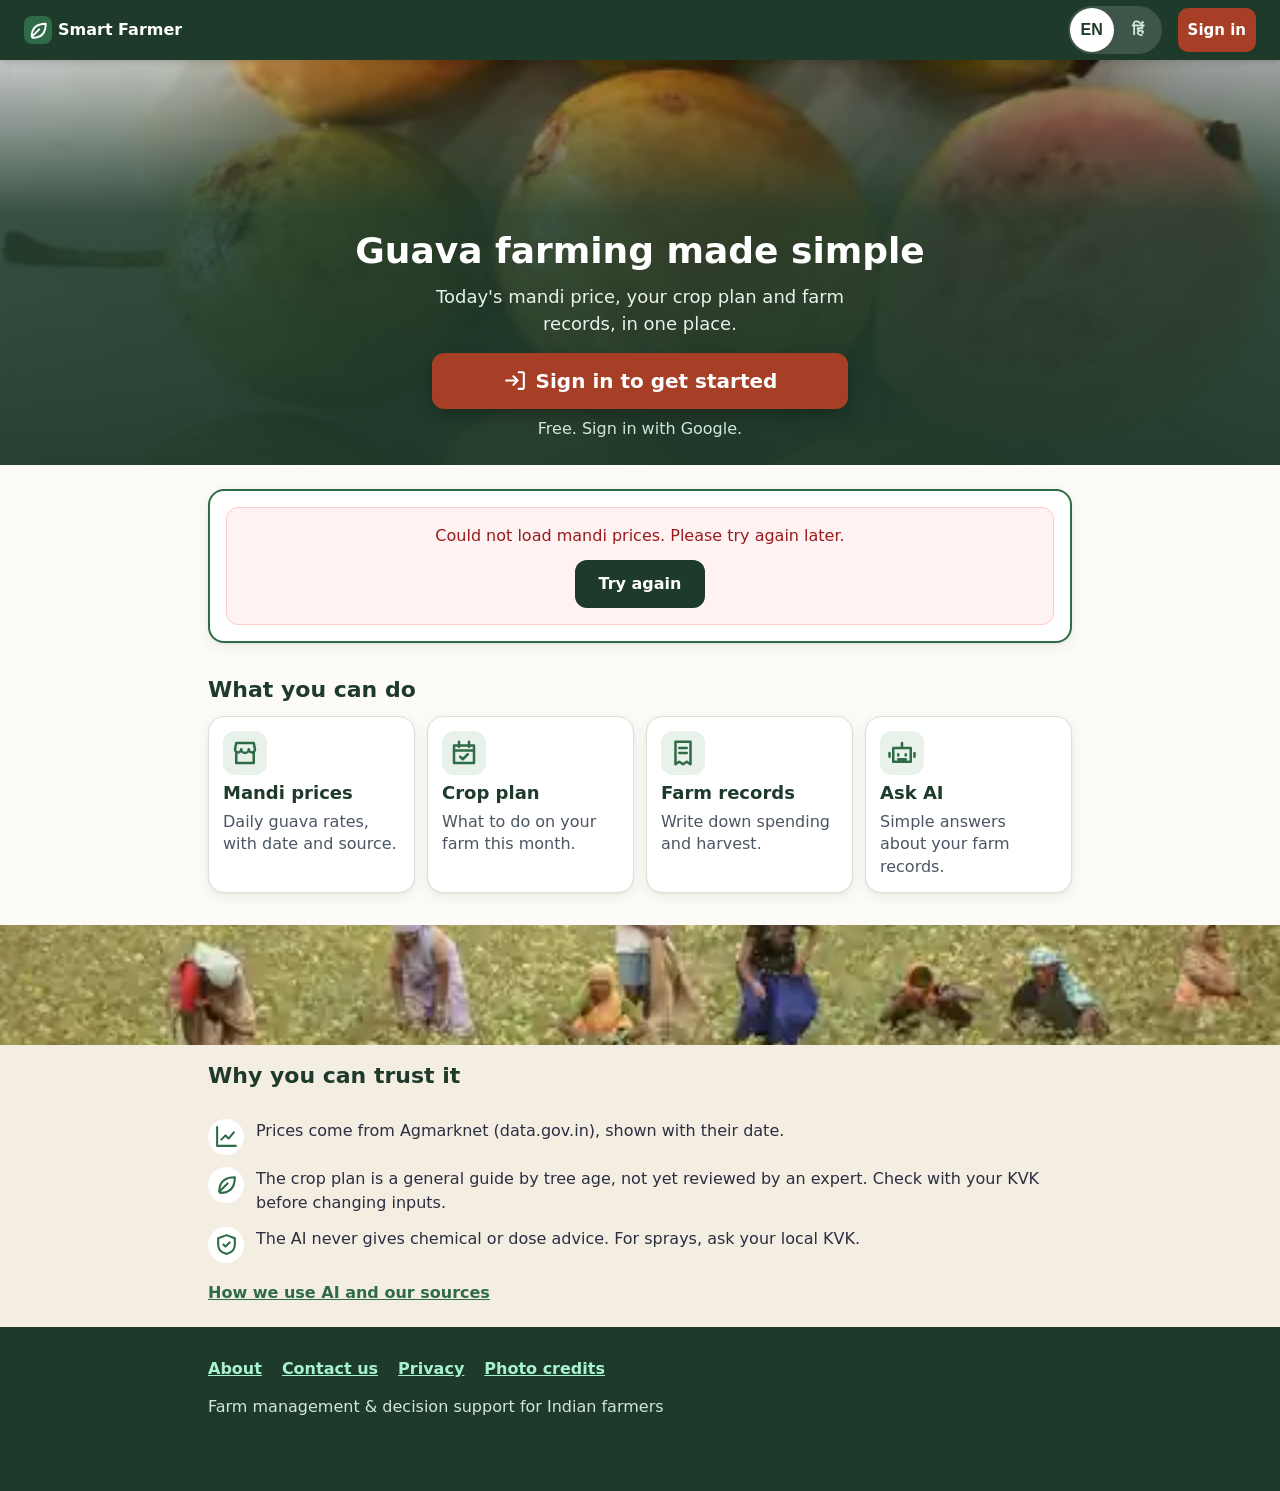
<file: index.html>
<!DOCTYPE html>
<html lang="en">
<head>
  <meta charset="UTF-8">
  <meta name="viewport" content="width=device-width, initial-scale=1, viewport-fit=cover">
  <link rel="preconnect" href="https://guava-8wc7.onrender.com" crossorigin>
  <link rel="preload" as="image" href="images/hero-480.webp" type="image/webp" fetchpriority="high">
  <title>Smart Farmer — Guava prices, crop plan and farm records</title>
  <meta name="description" content="Smart Farmer for Indian guava farmers: latest mandi price from Agmarknet, a monthly crop plan and simple farm records. Hindi and English.">
  <link rel="stylesheet" href="css/topbar.css">
  <link rel="stylesheet" href="css/home.css">
</head>
<body>

  <header class="sf-topbar">
    <a class="sf-topbar__brand" href="index.html" aria-label="Smart Farmer">
      <span class="sf-topbar__logo sf-icon" data-icon="leaf" aria-hidden="true"></span>
      <span>Smart Farmer</span>
    </a>
    <div class="sf-topbar__lang" role="group" data-i18n-aria-label="home.lang.label" aria-label="Language">
      <button type="button" id="lang-en" class="lang-pill lang-active" lang="en" aria-pressed="true">EN</button>
      <button type="button" id="lang-hi" class="lang-pill" lang="hi" aria-pressed="false">हिं</button>
    </div>
    <a class="sf-topbar__cta" href="login.html" data-i18n="home.header.signin">Sign in</a>
  </header>

  <main>
    <!-- Hero: real guava photo, one line, one big button -->
    <section class="h-hero">
      <div class="h-hero__img"><picture><source type="image/webp" srcset="images/hero-480.webp"><img src="images/hero-480.jpg" width="480" height="360" alt="" data-i18n-alt="img.hero.alt" fetchpriority="high" decoding="async"></picture></div>
      <div class="h-hero__body">
        <h1 data-i18n="home.hero.title">Guava farming made simple</h1>
        <p data-i18n="home.hero.sub">Today's mandi price, your crop plan and farm records, in one place.</p>
        <a class="h-btn" href="login.html"><span class="sf-icon" data-icon="login" aria-hidden="true"></span><span data-i18n="home.hero.cta">Sign in to get started</span></a>
        <p class="h-hero__free" data-i18n="home.hero.free">Free. Sign in with Google.</p>
      </div>
    </section>

    <!-- Latest guava price + mandi bars (real data from Agmarknet, with date and source) -->
    <section class="h-sec" id="prices">
      <div class="h-wrap">
        <div id="mandi-hero" class="price-hero" aria-live="polite" data-state="loading"></div>
        <div id="mandi-chart" class="h-card h-chart"></div>
        <details id="mandi-all" class="h-card h-more hidden">
          <summary data-i18n="home.all.summary">All mandis: modal, min and max</summary>
          <div data-list></div>
        </details>
      </div>
    </section>

    <!-- Benefits -->
    <section class="h-sec">
      <div class="h-wrap">
        <h2 class="h-h2" data-i18n="home.benefits.title">What you can do</h2>
        <div class="h-tiles">
          <a class="h-tile" href="login.html"><span class="h-tile__icon sf-icon" data-icon="market" aria-hidden="true"></span><h3 data-i18n="home.benefit.prices.t">Mandi prices</h3><p data-i18n="home.benefit.prices.d">Daily guava rates, with date and source.</p></a>
          <a class="h-tile" href="login.html"><span class="h-tile__icon sf-icon" data-icon="calendar" aria-hidden="true"></span><h3 data-i18n="home.benefit.plan.t">Crop plan</h3><p data-i18n="home.benefit.plan.d">What to do on your farm this month.</p></a>
          <a class="h-tile" href="login.html"><span class="h-tile__icon sf-icon" data-icon="receipt" aria-hidden="true"></span><h3 data-i18n="home.benefit.records.t">Farm records</h3><p data-i18n="home.benefit.records.d">Write down spending and harvest.</p></a>
          <a class="h-tile" href="login.html"><span class="h-tile__icon sf-icon" data-icon="robot" aria-hidden="true"></span><h3 data-i18n="home.benefit.ai.t">Ask AI</h3><p data-i18n="home.benefit.ai.d">Simple answers about your farm records.</p></a>
        </div>
      </div>
    </section>

    <!-- Trust strip -->
    <section class="h-trust">
      <picture><source type="image/webp" srcset="images/farmer-480.webp"><img class="h-trust__photo" src="images/farmer-480.jpg" width="480" height="360" alt="" data-i18n-alt="img.farmer.alt" loading="lazy" decoding="async"></picture>
      <div class="h-wrap">
        <h2 class="h-h2" style="margin-top:16px" data-i18n="home.trust.title">Why you can trust it</h2>
        <ul>
          <li><span class="sf-icon" data-icon="chart" aria-hidden="true"></span><p data-i18n="home.trust.1">Prices come from Agmarknet (data.gov.in), shown with their date.</p></li>
          <li><span class="sf-icon" data-icon="leaf" aria-hidden="true"></span><p data-i18n="home.trust.2">The crop plan is a general guide by tree age, not yet reviewed by an expert. Check with your KVK before changing inputs.</p></li>
          <li><span class="sf-icon" data-icon="shield" aria-hidden="true"></span><p data-i18n="home.trust.3">The AI never gives chemical or dose advice. For sprays, ask your local KVK.</p></li>
        </ul>
        <a class="h-trust__link" href="about.html#ai" data-i18n="home.trust.more">How we use AI and our sources</a>
      </div>
    </section>
  </main>

  <footer class="h-foot">
    <div class="h-wrap">
      <nav aria-label="Footer">
        <a href="about.html" data-i18n="home.footer.about">About</a>
        <a href="about.html#contact" data-i18n="home.footer.contact">Contact us</a>
        <a href="privacy.html" data-i18n="home.footer.privacy">Privacy</a>
        <a href="privacy.html#credits" data-i18n="home.footer.credits">Photo credits</a>
      </nav>
      <p data-i18n="home.footer.tagline">Farm management &amp; decision support for Indian farmers</p>
    </div>
  </footer>

  <script type="module" src="js/home.js"></script>
  <script type="module" src="js/icons.js"></script>
  <script type="module" src="js/sw-register.js"></script>
</body>
</html>
</file>
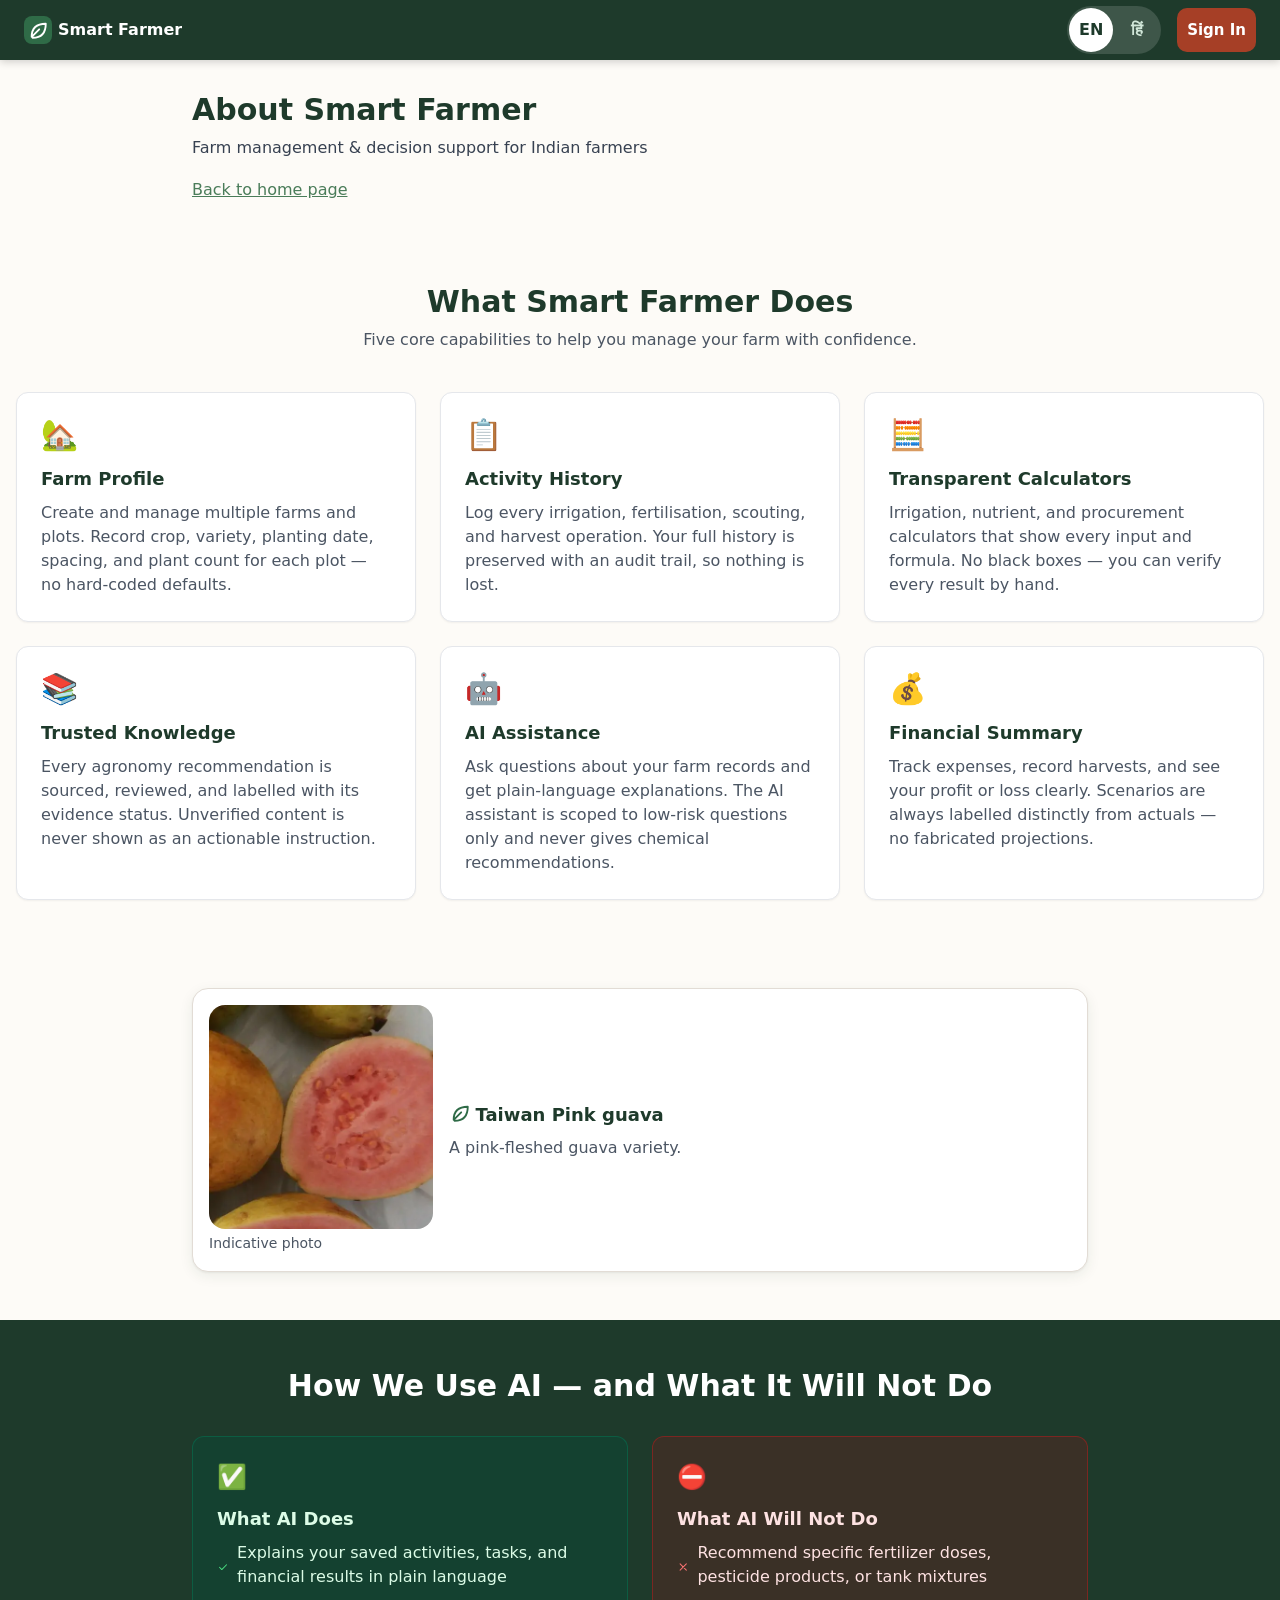
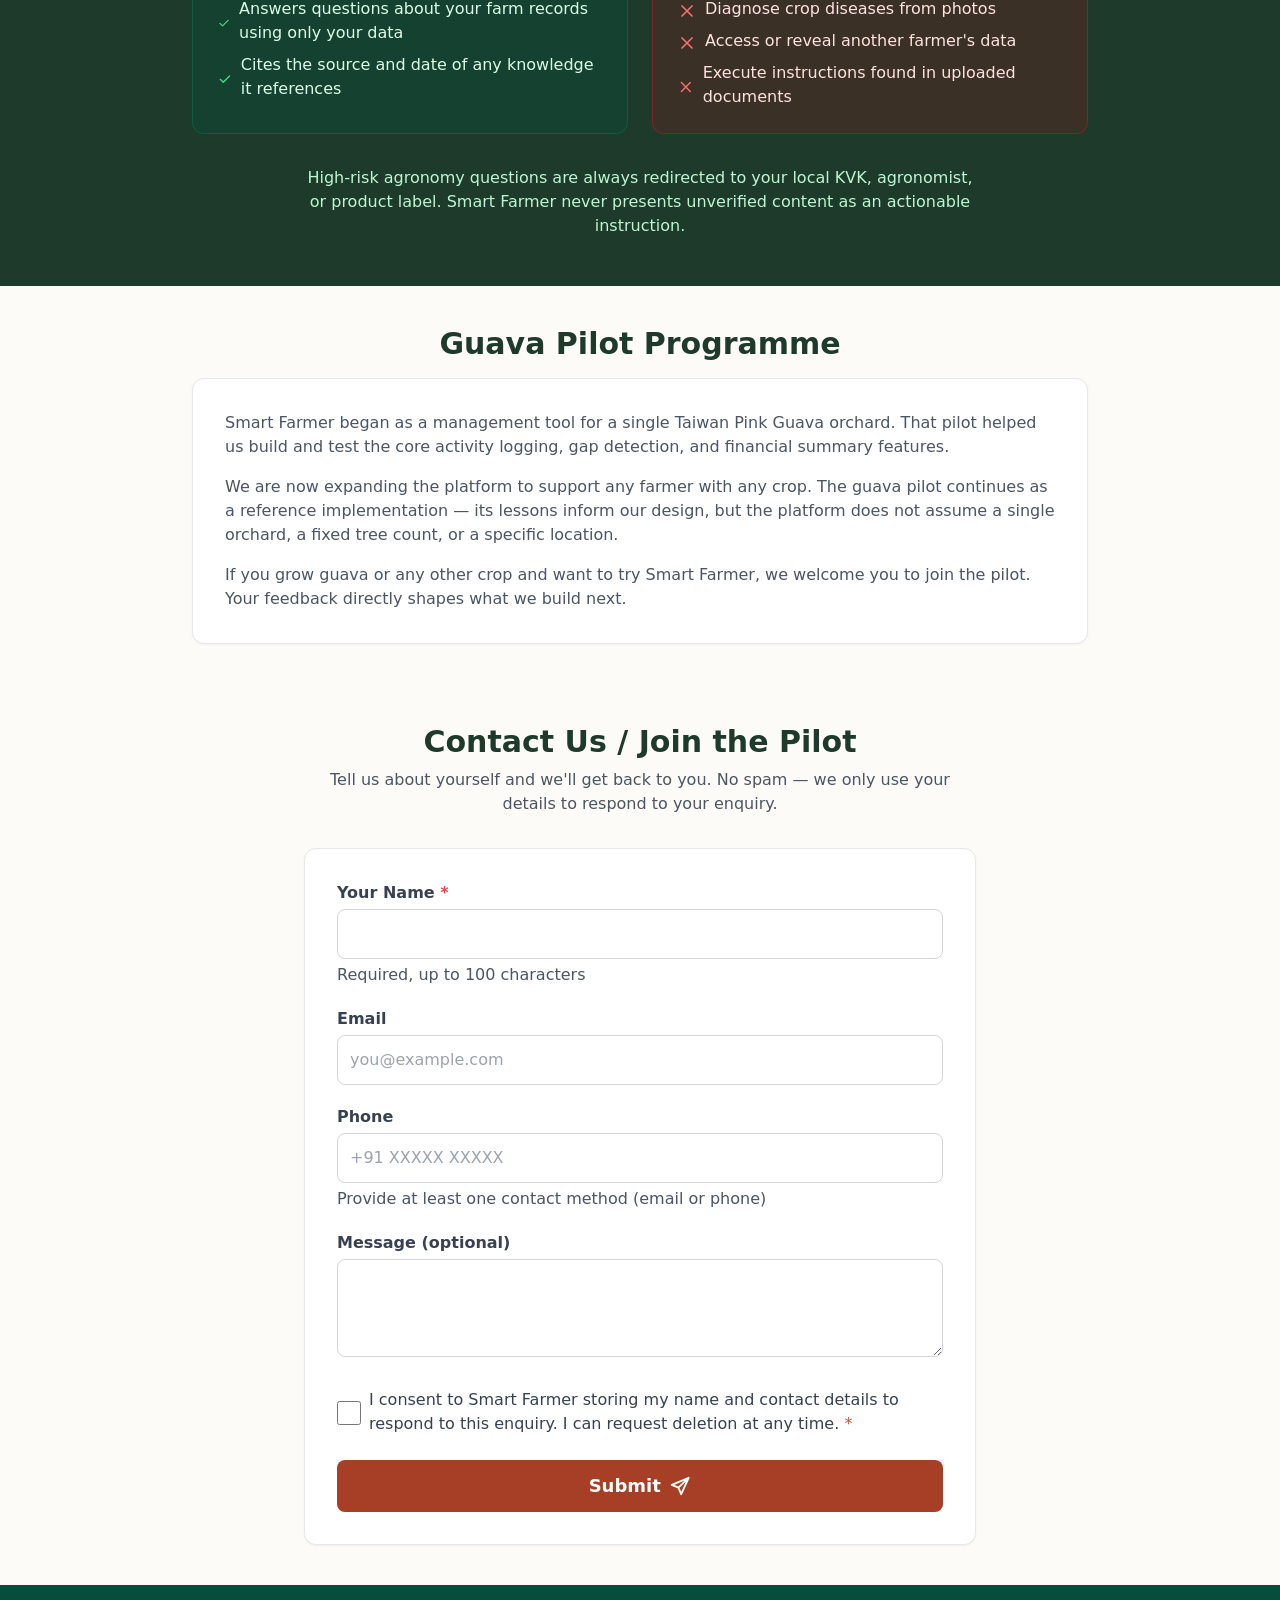
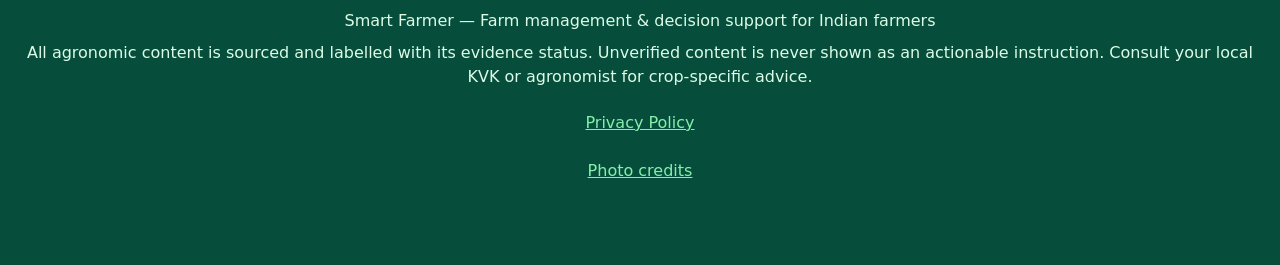
<file: about.html>
<!DOCTYPE html>
<html lang="en">
<head>
  <meta charset="UTF-8">
  <meta name="viewport" content="width=device-width, initial-scale=1, viewport-fit=cover">
  <title>About Smart Farmer — features, AI policy, pilot and contact</title>
  <meta name="description" content="What Smart Farmer does, how it uses AI and what the AI will not do, the guava pilot programme, and how to contact us.">
  <link rel="stylesheet" href="css/tailwind.css">
  <link rel="stylesheet" href="css/style.css">
  <link rel="stylesheet" href="css/topbar.css">
</head>
<body class="min-h-screen bg-brand-bg">

  <header class="sf-topbar">
    <a class="sf-topbar__brand" href="index.html" aria-label="Smart Farmer">
      <span class="sf-topbar__logo sf-icon" data-icon="leaf" aria-hidden="true"></span>
      <span>Smart Farmer</span>
    </a>
    <div class="sf-topbar__lang" role="group" data-i18n-aria-label="home.lang.label" aria-label="Language">
      <button type="button" id="lang-en" class="lang-pill lang-active" lang="en">EN</button>
      <button type="button" id="lang-hi" class="lang-pill" lang="hi">हिं</button>
    </div>
    <a class="sf-topbar__cta" href="login.html" data-i18n="home.header.signin">Sign In</a>
  </header>

  <main>
    <section class="py-8 px-4">
      <div class="max-w-4xl mx-auto">
        <h1 class="text-2xl sm:text-3xl font-bold text-brand-primary mb-2"><span data-i18n="about.title">About Smart Farmer</span></h1>
        <p class="text-gray-700"><span data-i18n="home.header.tagline">Farm management &amp; decision support for Indian farmers</span></p>
        <p class="mt-2"><a href="index.html" class="inline-flex items-center min-h-[44px] text-brand-secondary underline" data-i18n="about.back">Back to home page</a></p>
      </div>
    </section>

<section id="product" class="py-10 px-4">
      <div class="max-w-7xl mx-auto">
        <h2 class="text-2xl sm:text-3xl font-bold text-brand-primary mb-2 text-center">
          <span data-i18n="home.product.heading">What Smart Farmer Does</span>
        </h2>
        <p class="text-gray-600 text-center mb-10 max-w-2xl mx-auto">
          <span data-i18n="home.product.intro">Five core capabilities to help you manage your farm with confidence.</span>
        </p>
        <div class="grid grid-cols-1 sm:grid-cols-2 lg:grid-cols-3 gap-6">

          <!-- Farm Profile -->
          <div class="bg-white border border-gray-200 rounded-xl p-6 shadow-sm">
            <div class="text-3xl mb-3">🏡</div>
            <h3 class="text-lg font-bold text-brand-primary mb-2">
              <span data-i18n="home.product.farmProfile.title">Farm Profile</span>
            </h3>
            <p class="text-sm text-gray-600">
              <span data-i18n="home.product.farmProfile.desc">Create and manage multiple farms and plots. Record crop, variety, planting date, spacing, and plant count for each plot — no hard-coded defaults.</span>
            </p>
          </div>

          <!-- Activity History -->
          <div class="bg-white border border-gray-200 rounded-xl p-6 shadow-sm">
            <div class="text-3xl mb-3">📋</div>
            <h3 class="text-lg font-bold text-brand-primary mb-2">
              <span data-i18n="home.product.activityHistory.title">Activity History</span>
            </h3>
            <p class="text-sm text-gray-600">
              <span data-i18n="home.product.activityHistory.desc">Log every irrigation, fertilisation, scouting, and harvest operation. Your full history is preserved with an audit trail, so nothing is lost.</span>
            </p>
          </div>

          <!-- Calculators -->
          <div class="bg-white border border-gray-200 rounded-xl p-6 shadow-sm">
            <div class="text-3xl mb-3">🧮</div>
            <h3 class="text-lg font-bold text-brand-primary mb-2">
              <span data-i18n="home.product.calculators.title">Transparent Calculators</span>
            </h3>
            <p class="text-sm text-gray-600">
              <span data-i18n="home.product.calculators.desc">Irrigation, nutrient, and procurement calculators that show every input and formula. No black boxes — you can verify every result by hand.</span>
            </p>
          </div>

          <!-- Trusted Knowledge -->
          <div class="bg-white border border-gray-200 rounded-xl p-6 shadow-sm">
            <div class="text-3xl mb-3">📚</div>
            <h3 class="text-lg font-bold text-brand-primary mb-2">
              <span data-i18n="home.product.trustedKnowledge.title">Trusted Knowledge</span>
            </h3>
            <p class="text-sm text-gray-600">
              <span data-i18n="home.product.trustedKnowledge.desc">Every agronomy recommendation is sourced, reviewed, and labelled with its evidence status. Unverified content is never shown as an actionable instruction.</span>
            </p>
          </div>

          <!-- AI Assistance -->
          <div class="bg-white border border-gray-200 rounded-xl p-6 shadow-sm">
            <div class="text-3xl mb-3">🤖</div>
            <h3 class="text-lg font-bold text-brand-primary mb-2">
              <span data-i18n="home.product.aiAssistance.title">AI Assistance</span>
            </h3>
            <p class="text-sm text-gray-600">
              <span data-i18n="home.product.aiAssistance.desc">Ask questions about your farm records and get plain-language explanations. The AI assistant is scoped to low-risk questions only and never gives chemical recommendations.</span>
            </p>
          </div>

          <!-- Financial Summary -->
          <div class="bg-white border border-gray-200 rounded-xl p-6 shadow-sm">
            <div class="text-3xl mb-3">💰</div>
            <h3 class="text-lg font-bold text-brand-primary mb-2">
              <span data-i18n="home.product.financials.title">Financial Summary</span>
            </h3>
            <p class="text-sm text-gray-600">
              <span data-i18n="home.product.financials.desc">Track expenses, record harvests, and see your profit or loss clearly. Scenarios are always labelled distinctly from actuals — no fabricated projections.</span>
            </p>
          </div>

        </div>
      </div>
    </section>
<section id="variety" class="py-12 px-4">
      <div class="max-w-4xl mx-auto">
        <div class="sf-card flex flex-col sm:flex-row gap-4 items-center">
          <div class="w-full sm:w-56 flex-none"><picture><source type="image/webp" srcset="images/guava-pink-480.webp 480w, images/guava-pink-960.webp 960w" sizes="(min-width: 640px) 224px, 100vw"><img src="images/guava-pink-480.jpg" width="480" height="480" alt="" data-i18n-alt="img.pink.alt" loading="lazy" decoding="async" class="sf-photo"></picture>
            <span class="sf-indicative" data-i18n="img.indicative">Indicative photo</span>
          </div>
          <div>
            <h2 class="sf-card__title"><span class="sf-icon text-brand-leaf mr-1" data-icon="leaf" aria-hidden="true"></span><span data-i18n="variety.title">Taiwan Pink guava</span></h2>
            <p class="mt-2 text-brand-muted" data-i18n="variety.desc">A pink-fleshed guava variety.</p>
          </div>
        </div>
      </div>
    </section>
<section id="ai" class="bg-brand-primary text-white py-12 px-4">
      <div class="max-w-4xl mx-auto">
        <h2 class="text-2xl sm:text-3xl font-bold mb-4 text-center">
          <span data-i18n="home.trust.heading">How We Use AI — and What It Will Not Do</span>
        </h2>
        <div class="grid grid-cols-1 sm:grid-cols-2 gap-6 mt-8">

          <div class="bg-emerald-900/40 rounded-xl p-6 border border-emerald-700/50">
            <div class="text-2xl mb-3">✅</div>
            <h3 class="text-lg font-bold text-green-100 mb-2">
              <span data-i18n="home.trust.does.title">What AI Does</span>
            </h3>
            <ul class="space-y-2 text-sm text-green-100">
              <li class="flex gap-2"><span class="sf-icon text-green-400 mt-1" data-icon="check" aria-hidden="true"></span><span data-i18n="home.trust.does.1">Explains your saved activities, tasks, and financial results in plain language</span></li>
              <li class="flex gap-2"><span class="sf-icon text-green-400 mt-1" data-icon="check" aria-hidden="true"></span><span data-i18n="home.trust.does.2">Answers questions about your farm records using only your data</span></li>
              <li class="flex gap-2"><span class="sf-icon text-green-400 mt-1" data-icon="check" aria-hidden="true"></span><span data-i18n="home.trust.does.3">Cites the source and date of any knowledge it references</span></li>
            </ul>
          </div>

          <div class="bg-red-900/30 rounded-xl p-6 border border-red-700/50">
            <div class="text-2xl mb-3">⛔</div>
            <h3 class="text-lg font-bold text-red-100 mb-2">
              <span data-i18n="home.trust.doesNot.title">What AI Will Not Do</span>
            </h3>
            <ul class="space-y-2 text-sm text-red-100">
              <li class="flex gap-2"><span class="sf-icon text-red-400 mt-1" data-icon="x" aria-hidden="true"></span><span data-i18n="home.trust.doesNot.1">Recommend specific fertilizer doses, pesticide products, or tank mixtures</span></li>
              <li class="flex gap-2"><span class="sf-icon text-red-400 mt-1" data-icon="x" aria-hidden="true"></span><span data-i18n="home.trust.doesNot.2">Diagnose crop diseases from photos</span></li>
              <li class="flex gap-2"><span class="sf-icon text-red-400 mt-1" data-icon="x" aria-hidden="true"></span><span data-i18n="home.trust.doesNot.3">Access or reveal another farmer's data</span></li>
              <li class="flex gap-2"><span class="sf-icon text-red-400 mt-1" data-icon="x" aria-hidden="true"></span><span data-i18n="home.trust.doesNot.4">Execute instructions found in uploaded documents</span></li>
            </ul>
          </div>

        </div>
        <p class="text-center text-green-200 text-sm mt-8 max-w-2xl mx-auto">
          <span data-i18n="home.trust.note">High-risk agronomy questions are always redirected to your local KVK, agronomist, or product label. Smart Farmer never presents unverified content as an actionable instruction.</span>
        </p>
      </div>
    </section>
<section class="py-10 px-4">
      <div class="max-w-4xl mx-auto">
        <h2 class="text-2xl sm:text-3xl font-bold text-brand-primary mb-4 text-center">
          <span data-i18n="home.pilot.heading">Guava Pilot Programme</span>
        </h2>
        <div class="bg-white border border-gray-200 rounded-xl p-6 sm:p-8 shadow-sm">
          <p class="text-gray-600 mb-4">
            <span data-i18n="home.pilot.p1">Smart Farmer began as a management tool for a single Taiwan Pink Guava orchard. That pilot helped us build and test the core activity logging, gap detection, and financial summary features.</span>
          </p>
          <p class="text-gray-600 mb-4">
            <span data-i18n="home.pilot.p2">We are now expanding the platform to support any farmer with any crop. The guava pilot continues as a reference implementation — its lessons inform our design, but the platform does not assume a single orchard, a fixed tree count, or a specific location.</span>
          </p>
          <p class="text-gray-600">
            <span data-i18n="home.pilot.p3">If you grow guava or any other crop and want to try Smart Farmer, we welcome you to join the pilot. Your feedback directly shapes what we build next.</span>
          </p>
        </div>
      </div>
    </section>
<section id="contact" class="py-10 px-4">
      <div class="max-w-2xl mx-auto">
        <h2 class="text-2xl sm:text-3xl font-bold text-brand-primary mb-2 text-center">
          <span data-i18n="home.contact.heading">Contact Us / Join the Pilot</span>
        </h2>
        <p class="text-gray-600 text-center mb-8">
          <span data-i18n="home.contact.intro">Tell us about yourself and we'll get back to you. No spam — we only use your details to respond to your enquiry.</span>
        </p>

        <form id="contact-form" novalidate class="bg-white border border-gray-200 rounded-xl p-6 sm:p-8 shadow-sm space-y-5">

          <!-- Name -->
          <div>
            <label for="contact-name" class="block text-sm font-semibold text-gray-700 mb-1">
              <span data-i18n="home.contact.name.label">Your Name</span> <span class="text-red-500">*</span>
            </label>
            <input
              type="text"
              id="contact-name"
              name="name"
              autocomplete="name"
              maxlength="100"
              required
              class="w-full border border-gray-300 rounded-lg p-3 min-h-[44px] text-base focus:outline-none focus:ring-2 focus:ring-brand-secondary"
              placeholder=""
            >
            <p class="text-sm text-gray-600 mt-1"><span data-i18n="home.contact.name.hint">Required, up to 100 characters</span></p>
          </div>

          <!-- Contact method: Email -->
          <div>
            <label for="contact-email" class="block text-sm font-semibold text-gray-700 mb-1">
              <span data-i18n="home.contact.email.label">Email</span>
            </label>
            <input
              type="email"
              id="contact-email"
              autocomplete="email"
              inputmode="email"
              name="email"
              class="w-full border border-gray-300 rounded-lg p-3 min-h-[44px] text-base focus:outline-none focus:ring-2 focus:ring-brand-secondary"
              placeholder="you@example.com"
            >
          </div>

          <!-- Contact method: Phone -->
          <div>
            <label for="contact-phone" class="block text-sm font-semibold text-gray-700 mb-1">
              <span data-i18n="home.contact.phone.label">Phone</span>
            </label>
            <input
              type="tel"
              id="contact-phone"
              autocomplete="tel"
              name="phone"
              class="w-full border border-gray-300 rounded-lg p-3 min-h-[44px] text-base focus:outline-none focus:ring-2 focus:ring-brand-secondary"
              placeholder="+91 XXXXX XXXXX"
            >
            <p class="text-sm text-gray-600 mt-1"><span data-i18n="home.contact.method.hint">Provide at least one contact method (email or phone)</span></p>
          </div>

          <!-- Message (optional) -->
          <div>
            <label for="contact-message" class="block text-sm font-semibold text-gray-700 mb-1">
              <span data-i18n="home.contact.message.label">Message (optional)</span>
            </label>
            <textarea
              id="contact-message"
              name="message"
              rows="3"
              class="w-full border border-gray-300 rounded-lg p-3 min-h-[44px] text-base focus:outline-none focus:ring-2 focus:ring-brand-secondary resize-y"
            ></textarea>
          </div>

          <!-- Consent checkbox: the whole label is the tap target -->
          <div>
            <label for="contact-consent" class="tap-label text-sm text-gray-700">
              <input
                type="checkbox"
                id="contact-consent"
                name="consent"
                required
                class="accent-brand-secondary cursor-pointer"
              >
              <span><span data-i18n="home.contact.consent.label">I consent to Smart Farmer storing my name and contact details to respond to this enquiry. I can request deletion at any time.</span> <span class="text-red-500">*</span></span>
            </label>
          </div>
          <!-- Submit button -->
          <button
            type="submit"
            id="contact-submit"
            class="w-full bg-brand-accentdark text-white font-semibold px-6 py-3 rounded-lg
                   hover:opacity-90 transition text-lg flex items-center justify-center gap-2"
          >
            <span data-i18n="home.contact.submit">Submit</span>
            <span class="sf-icon" data-icon="send" aria-hidden="true"></span>
          </button>

          <!-- Success message (hidden until needed) -->
          <div id="contact-success" class="hidden bg-emerald-50 border border-emerald-300 rounded-lg p-4 text-center">
            <span class="sf-icon text-emerald-600 text-xl" data-icon="checkCircle" aria-hidden="true"></span>
            <p class="text-emerald-800 font-semibold mt-2">
              <span data-i18n="home.contact.success">Thank you! We'll be in touch soon.</span>
            </p>
          </div>

          <!-- Error message (hidden until needed) -->
          <div id="contact-error" class="hidden bg-red-50 border border-red-300 rounded-lg p-4 text-center" role="alert">
            <span class="sf-icon text-red-600 text-xl" data-icon="alert" aria-hidden="true"></span>
            <p id="contact-error-msg" class="text-red-800 font-semibold mt-2">
              <span data-i18n="home.contact.error">Something went wrong. Please try again later.</span>
            </p>
          </div>

          <!-- Validation hint (hidden until needed) -->
          <p id="contact-validation" class="hidden text-base text-red-700 font-semibold text-center" role="alert">
            <span id="contact-validation-text" data-i18n="home.contact.validation">Please provide your name, at least one contact method, and consent.</span>
          </p>

        </form>
      </div>
    </section>
  </main>

  <footer class="bg-emerald-900 text-green-100 text-sm p-6 text-center" style="padding-bottom: calc(4.5rem + env(safe-area-inset-bottom));">
    <p class="mb-2"><span data-i18n="home.footer.tagline">Smart Farmer — Farm management &amp; decision support for Indian farmers</span></p>
    <p><span data-i18n="home.footer.disclaimer">All agronomic content is sourced and labelled with its evidence status. Unverified content is never shown as an actionable instruction. Consult your local KVK or agronomist for crop-specific advice.</span></p>
    <p class="mt-3"><a href="privacy.html" class="inline-flex items-center min-h-[44px] text-green-300 underline hover:text-green-100"><span data-i18n="home.footer.privacy">Privacy Policy</span></a></p>
    <p class="mt-1"><a href="privacy.html#credits" class="inline-flex items-center min-h-[44px] text-green-300 underline hover:text-green-100"><span data-i18n="home.footer.credits">Photo credits</span></a></p>
  </footer>

  <!-- Language toggle and the contact form -->
  <script type="module" src="js/app.js"></script>
  <script type="module" src="js/icons.js"></script>
  <script type="module" src="js/sw-register.js"></script>
</body>
</html>
</file>
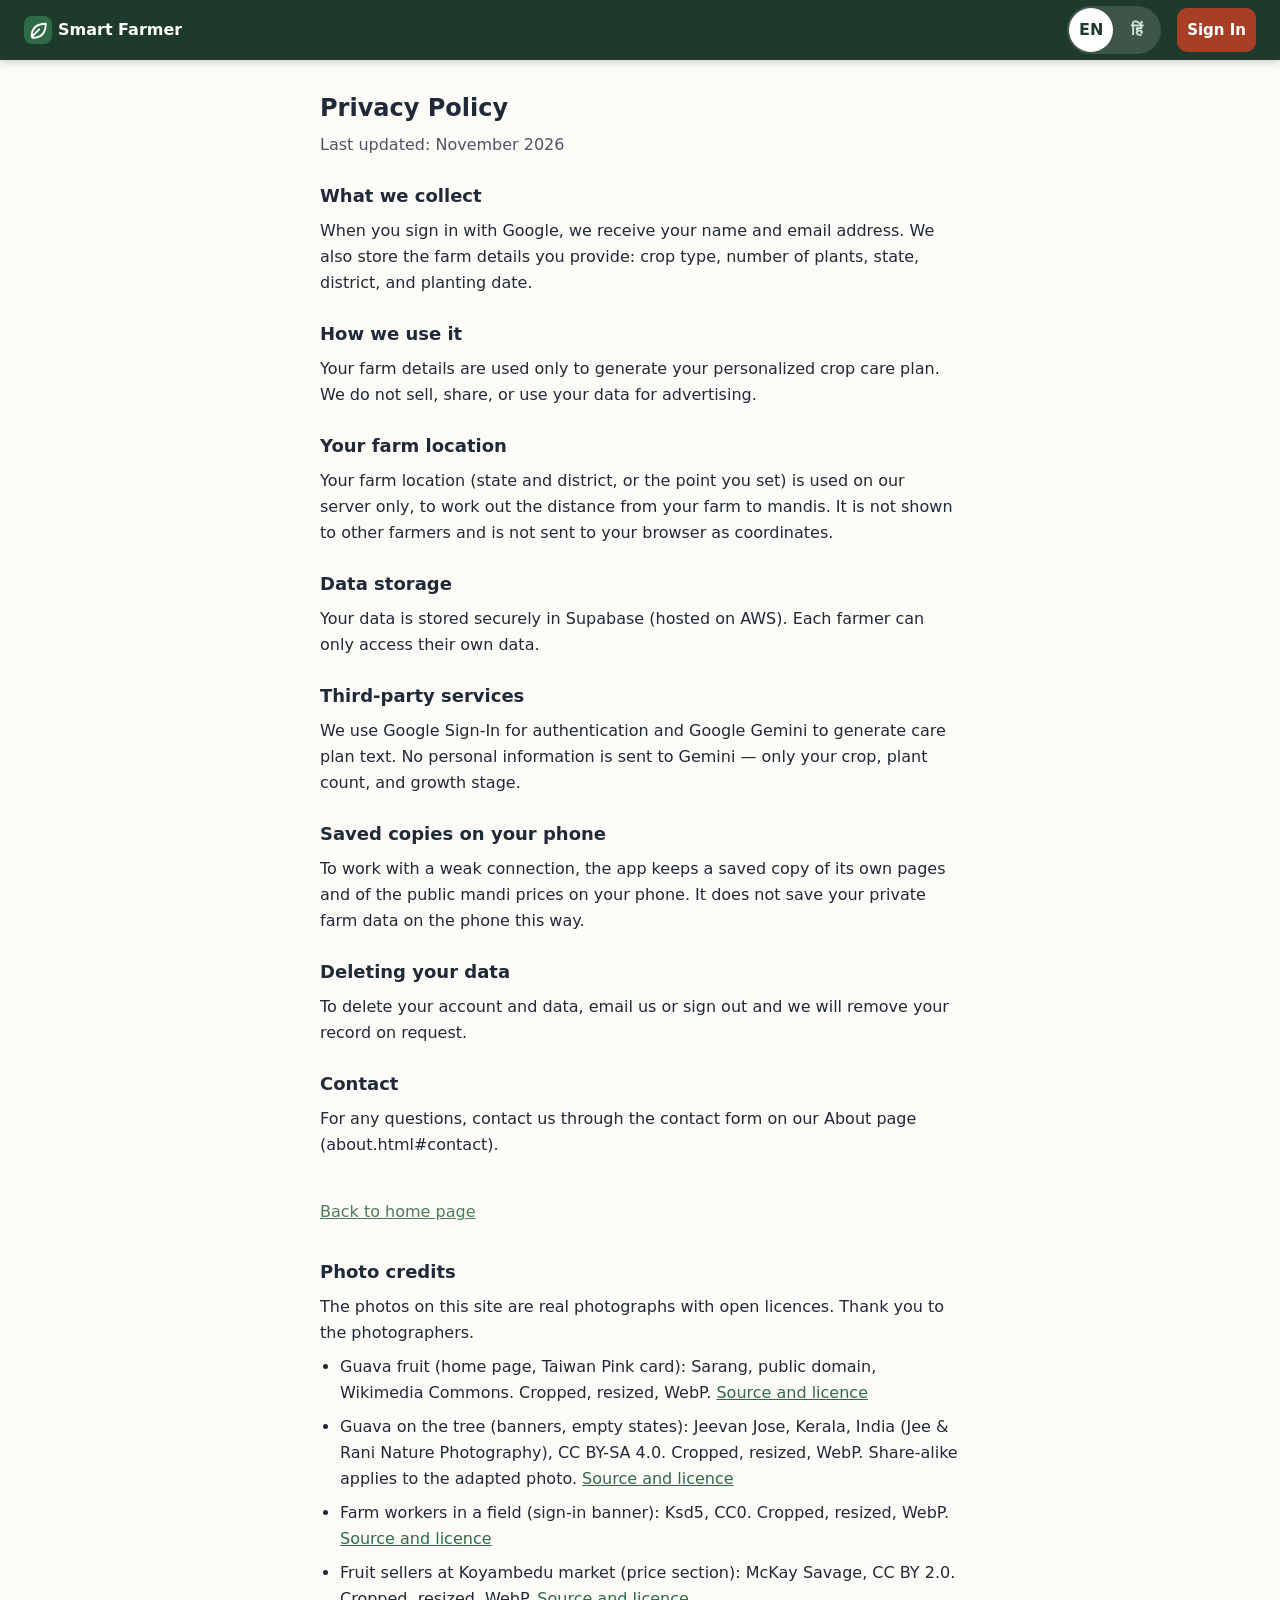
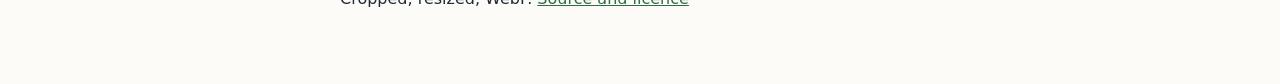
<file: privacy.html>
<!DOCTYPE html>
<html lang="en">
<head>
  <meta charset="UTF-8">
  <meta name="viewport" content="width=device-width, initial-scale=1, viewport-fit=cover">
  <title>Privacy Policy — Smart Farmer</title>
  <link rel="stylesheet" href="css/tailwind.css">
  <link rel="stylesheet" href="css/style.css">
  <link rel="stylesheet" href="css/topbar.css">
</head>
<body class="bg-brand-bg text-gray-800">
  <header class="sf-topbar">
    <a class="sf-topbar__brand" href="index.html" aria-label="Smart Farmer">
      <span class="sf-topbar__logo sf-icon" data-icon="leaf" aria-hidden="true"></span>
      <span>Smart Farmer</span>
    </a>
    <div class="sf-topbar__lang" role="group" data-i18n-aria-label="home.lang.label" aria-label="Language">
      <button type="button" id="lang-en" class="lang-pill lang-active" lang="en">EN</button>
      <button type="button" id="lang-hi" class="lang-pill" lang="hi">हिं</button>
    </div>
    <a class="sf-topbar__cta" href="login.html" data-i18n="home.header.signin">Sign In</a>
  </header>

  <main class="max-w-2xl mx-auto px-4 py-8 text-base leading-relaxed" style="padding-bottom: calc(4.5rem + env(safe-area-inset-bottom));">
    <h1 class="text-2xl font-bold mb-2" data-i18n="privacy.title">Privacy Policy</h1>
    <p class="text-gray-600 mb-6" data-i18n="privacy.updated">Last updated: November 2026</p>

    <section aria-labelledby="p-collect">
      <h2 id="p-collect" class="font-semibold text-lg mt-6 mb-2" data-i18n="privacy.collect.h">What we collect</h2>
      <p data-i18n="privacy.collect.p">When you sign in with Google, we receive your name and email address. We also store the farm details you provide: crop type, number of plants, state, district, and planting date.</p>
    </section>

    <section aria-labelledby="p-use">
      <h2 id="p-use" class="font-semibold text-lg mt-6 mb-2" data-i18n="privacy.use.h">How we use it</h2>
      <p data-i18n="privacy.use.p">Your farm details are used only to generate your personalized crop care plan. We do not sell, share, or use your data for advertising.</p>
    </section>

    <section aria-labelledby="p-location">
      <h2 id="p-location" class="font-semibold text-lg mt-6 mb-2" data-i18n="privacy.location.h">Your farm location</h2>
      <p data-i18n="privacy.location.p">Your farm location (state and district, or the point you set) is used on our server only, to work out the distance from your farm to mandis. It is not shown to other farmers and is not sent to your browser as coordinates.</p>
    </section>

    <section aria-labelledby="p-storage">
      <h2 id="p-storage" class="font-semibold text-lg mt-6 mb-2" data-i18n="privacy.storage.h">Data storage</h2>
      <p data-i18n="privacy.storage.p">Your data is stored securely in Supabase (hosted on AWS). Each farmer can only access their own data.</p>
    </section>

    <section aria-labelledby="p-third">
      <h2 id="p-third" class="font-semibold text-lg mt-6 mb-2" data-i18n="privacy.third.h">Third-party services</h2>
      <p data-i18n="privacy.third.p">We use Google Sign-In for authentication and Google Gemini to generate care plan text. No personal information is sent to Gemini — only your crop, plant count, and growth stage.</p>
    </section>

    <section aria-labelledby="p-offline">
      <h2 id="p-offline" class="font-semibold text-lg mt-6 mb-2" data-i18n="privacy.offline.h">Saved copies on your phone</h2>
      <p data-i18n="privacy.offline.p">To work with a weak connection, the app keeps a saved copy of its own pages and of the public mandi prices on your phone. It does not save your private farm data on the phone this way.</p>
    </section>

    <section aria-labelledby="p-delete">
      <h2 id="p-delete" class="font-semibold text-lg mt-6 mb-2" data-i18n="privacy.delete.h">Deleting your data</h2>
      <p data-i18n="privacy.delete.p">To delete your account and data, email us or sign out and we will remove your record on request.</p>
    </section>

    <section aria-labelledby="p-contact">
      <h2 id="p-contact" class="font-semibold text-lg mt-6 mb-2" data-i18n="privacy.contact.h">Contact</h2>
      <p data-i18n="privacy.contact.p">For any questions, contact us through the contact form on our home page.</p>
    </section>

    <p class="mt-8">
      <a href="index.html" class="inline-flex items-center min-h-[44px] text-brand-secondary underline" data-i18n="privacy.back">Back to home page</a>
    </p>
    <section id="credits" aria-labelledby="p-credits">
      <h2 id="p-credits" class="font-semibold text-lg mt-6 mb-2" data-i18n="privacy.credits.h">Photo credits</h2>
      <p data-i18n="privacy.credits.intro"></p>
      <ul class="list-disc pl-5 mt-2 space-y-2">
      <li><span data-i18n="privacy.credits.hero"></span> <a class="underline text-brand-leaf" href="https://commons.wikimedia.org/wiki/File:Guava_-_Psidium_guajava_fruit_of_Cuba.jpg" rel="noopener" data-i18n="privacy.credits.source">Source and licence</a></li>
      <li><span data-i18n="privacy.credits.orchard"></span> <a class="underline text-brand-leaf" href="https://commons.wikimedia.org/wiki/File:Psidium_guajava_at_Kadavoor.jpg" rel="noopener" data-i18n="privacy.credits.source">Source and licence</a></li>
      <li><span data-i18n="privacy.credits.farmer"></span> <a class="underline text-brand-leaf" href="https://commons.wikimedia.org/wiki/File:Indian_farmers.jpg" rel="noopener" data-i18n="privacy.credits.source">Source and licence</a></li>
      <li><span data-i18n="privacy.credits.market"></span> <a class="underline text-brand-leaf" href="https://commons.wikimedia.org/wiki/File:India_-_Koyambedu_Market_-_Faces_07_(3987088776).jpg" rel="noopener" data-i18n="privacy.credits.source">Source and licence</a></li>
      </ul>
    </section>
  </main>

  <script type="module">
    import "./js/i18n-credits.js";
    import { initPage } from "./js/dom.js";
    import { setLanguage } from "./js/translator.js";
    initPage();
    document.getElementById("lang-en").addEventListener("click", () => setLanguage("en"));
    document.getElementById("lang-hi").addEventListener("click", () => setLanguage("hi"));
  </script>
  <script type="module" src="js/icons.js"></script>
  <script type="module" src="js/sw-register.js"></script>
</body>
</html>
</file>
<file: css/topbar.css>
/* Compact single-row header for the public pages (index, about, login, privacy).
   One row at 360px: logo + Smart Farmer, EN / हिं toggle, Sign in. The tagline is not shown here. */
.sf-topbar { position: sticky; top: 0; z-index: 50; display: flex; align-items: center; gap: 6px;
  min-height: 56px; padding: 6px 10px; background: #1E3A2B; color: #fff; box-shadow: 0 2px 8px rgba(0, 0, 0, .18); }
.sf-topbar__brand { flex: 1 1 auto; min-width: 0; display: flex; align-items: center; gap: 6px; min-height: 44px;
  color: #fff; font-size: 1rem; font-weight: 700; line-height: 1.2; text-decoration: none; white-space: nowrap; }
.sf-topbar__brand span:last-child { overflow: hidden; text-overflow: ellipsis; }
.sf-topbar__logo { flex: none; display: inline-flex; width: 28px; height: 28px; align-items: center; justify-content: center;
  border-radius: 8px; background: #2F6B47; color: #fff; font-size: 1.125rem; }
.sf-topbar__lang { flex: none; display: flex; gap: 2px; padding: 2px; border-radius: 999px; background: rgba(255, 255, 255, .14); }
.sf-topbar__lang .lang-pill { min-width: 44px; min-height: 44px; padding: 0 6px; border: 0; border-radius: 999px;
  background: transparent; color: #D1E7D9; font-size: 1rem; font-weight: 700; cursor: pointer; }
.sf-topbar__lang .lang-pill.lang-active { background: #fff; color: #1E3A2B; border: 0; }
.sf-topbar__cta { flex: none; display: inline-flex; align-items: center; justify-content: center; min-height: 44px; min-width: 44px;
  padding: 0 10px; border-radius: 10px; background: #A63F26; color: #fff; font-size: .9375rem; font-weight: 700;
  text-decoration: none; white-space: nowrap; }
.sf-topbar__cta:hover { opacity: .92; }
.sf-topbar__tag { display: none; color: #A7F3D0; font-size: .875rem; font-weight: 400; }
@media (min-width: 640px) {
  .sf-topbar { padding: 6px 24px; gap: 16px; }
  .sf-topbar__tag { display: inline; margin-left: 8px; }
}
</file>
<file: css/style.css>
.loading-spinner{display:inline-block;width:1.5rem;height:1.5rem;border:3px solid #4a7c59;border-top-color:transparent;border-radius:50%;animation:loading-spin .85s linear infinite;flex-shrink:0}.loading-spinner--sm{width:1rem;height:1rem;border-width:2px}.loading-spinner--lg{width:2.5rem;height:2.5rem;border-width:4px}@keyframes loading-spin{to{transform:rotate(1turn)}}.loading-overlay{padding:2rem 1rem;font-size:.875rem}.empty-state,.loading-overlay{display:flex;align-items:center;justify-content:center;gap:.75rem;color:#6b7280}.empty-state{flex-direction:column;padding:3rem 1.5rem;text-align:center;border:2px dashed #d1fae5;border-radius:1rem;background:#f9fdf9}.empty-state__icon{font-size:2.5rem;line-height:1}.empty-state__title{font-size:1rem;font-weight:700;color:#1e3a2b;margin:0}.empty-state__body{font-size:.875rem;color:#6b7280;max-width:22rem;line-height:1.5;margin:0}.empty-state__action{margin-top:.25rem;display:inline-block;padding:.5rem 1.25rem;background:#1e3a2b;color:#fff;font-size:.875rem;font-weight:600;border-radius:.75rem;border:none;cursor:pointer;transition:background .15s;text-decoration:none}.empty-state__action:hover{background:#4a7c59}.stale-banner{display:flex;align-items:center;justify-content:space-between;gap:.75rem;padding:.625rem 1rem;background:#fffbeb;border:1px solid #fcd34d;border-radius:.75rem;font-size:.8125rem;color:#92400e;margin-bottom:.75rem}.stale-banner__text{flex:1}.stale-banner__retry{flex-shrink:0;padding:.375rem .875rem;background:#92400e;color:#fff;font-size:.75rem;font-weight:700;border:none;border-radius:.5rem;cursor:pointer;transition:background .15s}.stale-banner__retry:hover{background:#78350f}body,html{overflow-x:hidden}body,html,iframe,img,table,video{max-width:100%}@media (max-width:375px){.farm-nav-btn{font-size:.875rem;padding:10px}}body{background-color:#fdfbf7;font-family:system-ui,sans-serif}.lang-active{background-color:#4a7c59;color:#fff;border:2px solid #6ee7b7;border-radius:20px}.nav-btn.active{background-color:#1e3a2b;color:#fff;border-bottom:3px solid #e07a5f}html{-webkit-text-size-adjust:100%}body{font-size:1rem;line-height:1.5;overflow-x:hidden}:lang(hi) body{line-height:1.7}canvas,img,svg,video{max-width:100%}.sr-only{position:absolute;width:1px;height:1px;padding:0;margin:-1px;overflow:hidden;clip:rect(0,0,0,0);white-space:nowrap;border:0}.tap,[role=button],a.btn,button,input:not([type=checkbox]):not([type=radio]):not([type=hidden]),select,summary{min-height:44px;min-width:44px}label:has(>input[type=checkbox]),label:has(>input[type=radio]){display:inline-flex;align-items:center;gap:.5rem;min-height:44px;padding:.25rem 0}input[type=checkbox],input[type=radio]{width:1.5rem;height:1.5rem}:focus-visible{outline:3px solid #e07a5f;outline-offset:2px}@media (prefers-reduced-motion:reduce){.animate-pulse,.animate-spin,.loading-spinner,.spin{animation:none!important}*{scroll-behavior:auto!important}}body.has-bottom-nav{padding-bottom:calc(4.5rem + env(safe-area-inset-bottom))}.sf-nav{position:fixed;left:0;right:0;bottom:0;z-index:60;display:flex;background:#1e3a2b;border-top:1px solid hsla(0,0%,100%,.15);padding-bottom:env(safe-area-inset-bottom)}.sf-nav-item{flex:1 1 0;min-width:0;min-height:56px;display:flex;flex-direction:column;align-items:center;justify-content:center;gap:2px;padding:6px 2px;font-size:.875rem;font-weight:600;line-height:1.2;color:#d1e7d9;background:none;border:0;border-top:3px solid transparent;text-decoration:none;cursor:pointer}.sf-nav-item:hover{color:#fff}.sf-nav-item[aria-current=page]{color:#fff;background:hsla(0,0%,100%,.14);border-top-color:#e07a5f}.sf-more{position:absolute;right:.5rem;bottom:calc(100% + .5rem);width:min(18rem,calc(100vw - 1rem));display:flex;flex-direction:column;gap:.25rem;padding:.5rem;background:#fff;color:#1e3a2b;border:1px solid #e5e7eb;border-radius:1rem;box-shadow:0 8px 24px rgba(0,0,0,.2)}.sf-more[hidden]{display:none}.sf-more a,.sf-more button{display:flex;align-items:center;width:100%;min-height:44px;padding:0 .75rem;font-size:1rem;font-weight:600;color:#1e3a2b;background:none;border:0;border-radius:.5rem;text-align:left;text-decoration:none;cursor:pointer}.sf-more a:hover,.sf-more a[aria-current=page],.sf-more button:hover{background:#ecfdf5}.sf-more-row{display:flex;align-items:center;gap:.5rem;padding:0 .75rem;min-height:44px;font-weight:600}.sf-more-row span{flex:1}.sf-more-row button{width:auto;border:1px solid #d1d5db}@media (min-width:768px){.sf-nav{justify-content:center}.sf-nav-item{flex:0 1 8rem}}.sf-offline-banner,.sf-status-line{font-size:.875rem;font-weight:600;text-align:center;padding:.5rem 1rem}.sf-offline-banner{background:#92400e;color:#fff}.sf-status-line{background:#fffbeb;color:#92400e;border-bottom:1px solid #fcd34d}.section-card{background:#fff;border:1px solid #e5e7eb;border-radius:1rem;padding:1.25rem;box-shadow:0 1px 4px rgba(0,0,0,.06)}@media (max-width:480px){.section-card{padding:1rem}}.form-label{display:block;font-size:1rem;font-weight:600;color:#374151;margin-bottom:.25rem}.form-input{width:100%;min-height:2.75rem;border-radius:.75rem;border:1px solid #9ca3af;background:#fff;padding:0 .75rem;font-size:1rem;font-weight:500;outline:none;transition:border-color .15s}.form-input:focus{border-color:#4a7c59}textarea.form-input{height:auto;padding:.75rem;resize:vertical}.empty-state__body{font-size:1rem}a.empty-state__action{min-height:44px;display:inline-flex;align-items:center}.load-error{display:flex;flex-direction:column;align-items:center;gap:.75rem;text-align:center;padding:1.25rem 1rem;background:#fef2f2;border:1px solid #fecaca;border-radius:.75rem;color:#991b1b}.load-error__text{font-size:1rem;margin:0}.load-error__retry{padding:.5rem 1.5rem;font-size:1rem;font-weight:700;color:#fff;background:#1e3a2b;border:0;border-radius:.75rem;cursor:pointer}.headline-card{display:flex;flex-wrap:wrap;align-items:baseline;gap:.25rem 1.5rem;padding:1rem 1.25rem;background:#fff;border:2px solid #4a7c59;border-radius:1rem}.headline-card__label{font-size:1rem;color:#4b5563;margin:0}.headline-card__value{font-size:1.875rem;line-height:2.25rem;font-weight:700;color:#1e3a2b;margin:0}:lang(hi) .headline-card__value{line-height:2.75rem}.estimate-pill{display:inline-block;padding:.125rem .625rem;font-size:.875rem;font-weight:700;color:#7c2d12;background:#ffedd5;border:1px solid #fdba74;border-radius:9999px;white-space:nowrap}@media (max-width:767px){.sticky-action{position:sticky;bottom:calc(4.5rem + env(safe-area-inset-bottom));z-index:30;background:linear-gradient(0deg,#fdfbf7 70%,hsla(40,60%,98%,0));padding:.5rem 0}}@media (max-width:639px){.btn-block-mobile{width:100%;justify-content:center}}.nav-scroll{overflow-x:auto;overscroll-behavior-x:contain;-webkit-overflow-scrolling:touch}.farm-nav-btn{min-height:44px;font-size:1rem}.empty-state.hidden,.farm-nav-btn.hidden,.headline-card.hidden,.load-error.hidden,.loading-overlay.hidden,.stale-banner.hidden{display:none}.tap-label{display:flex;align-items:flex-start;gap:.75rem;min-height:44px;padding:.5rem 0;cursor:pointer}.tap-label input[type=checkbox]{width:1.5rem;height:1.5rem;margin-top:.125rem;flex:none}:root{--sf-green-900:#1e3a2b;--sf-green-700:#2f6b47;--sf-green-50:#e8f2ea;--sf-coral:#e07a5f;--sf-coral-text:#a63f26;--sf-page:#fdfbf7;--sf-sand:#f4ede2;--sf-ink:#2b2d42;--sf-muted:#4b5563;--sf-line:#e2dcd5;--sf-r-card:16px;--sf-r-btn:12px;--sf-r-chip:999px;--sf-s1:4px;--sf-s2:8px;--sf-s3:12px;--sf-s4:16px;--sf-s5:24px;--sf-s6:32px;--sf-shadow:0 1px 2px rgba(30,58,43,.06),0 4px 14px rgba(30,58,43,.08);--sf-shadow-lift:0 8px 24px rgba(30,58,43,.16);--sf-fs-body:1rem;--sf-fs-label:.875rem;--sf-fs-card:1.125rem;--sf-fs-key:2.125rem;--sf-fs-page:1.5rem;--sf-stack:system-ui,"Noto Sans Devanagari",Mukta,"Nirmala UI",Mangal,"Segoe UI",Roboto,sans-serif}body{color:var(--sf-ink);font-family:var(--sf-stack)}:lang(hi) *,:lang(hi) body{letter-spacing:0!important}.sf-page-title{font-size:var(--sf-fs-page);font-weight:700;color:var(--sf-green-900);line-height:1.5}.sf-label{font-size:var(--sf-fs-label);font-weight:700;color:var(--sf-muted)}.sf-icon{display:inline-flex;align-items:center;justify-content:center;vertical-align:-.2em;line-height:0}.sf-svg{width:1.25em;height:1.25em;flex:none}.section-card,.sf-card{background:#fff;border:1px solid var(--sf-line);border-radius:var(--sf-r-card);box-shadow:var(--sf-shadow);padding:var(--sf-s4)}.sf-card--hero{background:linear-gradient(160deg,var(--sf-green-900),var(--sf-green-700));color:#fff;border:0;padding:var(--sf-s5)}.sf-card--metric{display:flex;flex-direction:column;gap:var(--sf-s1)}.sf-card__title{font-size:var(--sf-fs-card);font-weight:600}.sf-card__title,.sf-key-number{color:var(--sf-green-900);margin:0}.sf-key-number{font-size:var(--sf-fs-key);font-weight:700;line-height:1.3}:lang(hi) .sf-key-number{line-height:1.6}.sf-metric-icon{width:40px;height:40px;background:var(--sf-green-50);color:var(--sf-green-700);font-size:1.25rem}.sf-btn,.sf-metric-icon{border-radius:var(--sf-r-btn);display:inline-flex;align-items:center;justify-content:center}.sf-btn{gap:var(--sf-s2);min-height:48px;padding:0 var(--sf-s5);border:2px solid transparent;font-size:var(--sf-fs-body);font-weight:700;text-decoration:none;cursor:pointer;transition:background .15s,box-shadow .15s}.sf-btn--primary{background:var(--sf-green-900);color:#fff}.sf-btn--primary:hover{background:var(--sf-green-700)}.sf-btn--secondary{background:#fff;color:var(--sf-green-900);border-color:var(--sf-green-700)}.sf-btn--secondary:hover{background:var(--sf-green-50)}.sf-btn--ghost{background:transparent;color:var(--sf-green-700)}.sf-btn--ghost:hover{background:var(--sf-green-50)}.sf-btn--accent{background:var(--sf-coral-text);color:#fff}.sf-btn[disabled]{opacity:.6;cursor:not-allowed}.sf-chip{display:inline-flex;align-items:center;gap:var(--sf-s1);padding:2px 12px;border-radius:var(--sf-r-chip);font-size:var(--sf-fs-label);font-weight:700;line-height:1.5}.sf-chip--ok{background:#dcfce7;color:#14532d}.sf-chip--warn{background:#fef3c7;color:#78350f}.sf-chip--bad{background:#fee2e2;color:#991b1b}.sf-chip--info{background:#dbeafe;color:#1e3a8a}.sf-tile{display:flex;flex-direction:column;align-items:center;justify-content:center;gap:var(--sf-s2);min-height:96px;padding:var(--sf-s3);text-align:center;text-decoration:none;font-weight:600;color:var(--sf-green-900);background:#fff;border:1px solid var(--sf-line);border-radius:var(--sf-r-card);box-shadow:var(--sf-shadow)}.sf-tile:hover{box-shadow:var(--sf-shadow-lift)}.sf-tile .sf-icon{font-size:1.75rem;color:var(--sf-green-700)}.sf-skeleton{display:block;min-height:1rem;border-radius:var(--sf-s2);background:linear-gradient(90deg,#ede7dc 25%,#f8f4ec 50%,#ede7dc 75%);background-size:200% 100%;animation:sf-shimmer 1.2s linear infinite}@keyframes sf-shimmer{to{background-position:-200% 0}}.sf-empty{display:flex;flex-direction:column;align-items:center;gap:var(--sf-s3);padding:var(--sf-s5) var(--sf-s4);text-align:center;background:var(--sf-sand);border-radius:var(--sf-r-card);color:var(--sf-ink)}.empty-state img,.empty-state picture,.sf-empty img,.sf-empty picture{width:96px;height:96px;border-radius:50%;-o-object-fit:cover;object-fit:cover;display:block}.sf-empty p{margin:0;font-size:var(--sf-fs-body);max-width:22rem}.sf-section-head{position:relative;display:flex;align-items:flex-end;min-height:120px;overflow:hidden;border-radius:var(--sf-r-card);background:var(--sf-green-900);color:#fff}.sf-section-head picture,.sf-section-head>img{position:absolute;inset:0;width:100%;height:100%}.sf-section-head img{width:100%;height:100%;-o-object-fit:cover;object-fit:cover}.sf-section-head:after{content:"";position:absolute;inset:0;background:linear-gradient(0deg,rgba(30,58,43,.88),rgba(30,58,43,.25))}.sf-section-head__text{position:relative;z-index:1;padding:var(--sf-s4);font-size:var(--sf-fs-page);font-weight:700;line-height:1.4;margin:0}.sf-bar{height:12px;background:var(--sf-green-50);overflow:hidden}.sf-bar,.sf-bar>span{border-radius:var(--sf-r-chip)}.sf-bar>span{display:block;height:100%;background:var(--sf-green-700)}.sf-ring{--p:0;width:72px;height:72px;place-items:center;font-weight:700;color:var(--sf-green-900);background:conic-gradient(var(--sf-green-700) calc(var(--p)*1%),var(--sf-green-50) 0)}.sf-ring,.sf-ring:before{border-radius:50%;display:grid}.sf-ring:before{content:attr(data-label);place-items:center;width:56px;height:56px;background:#fff}.sf-stepper{display:flex;gap:var(--sf-s2);list-style:none;margin:0;padding:0}.sf-stepper li{flex:1;min-height:8px;border-radius:var(--sf-r-chip);background:var(--sf-green-50)}.sf-stepper li.is-done,.sf-stepper li[aria-current=step]{background:var(--sf-green-700)}.sf-toast{position:fixed;left:50%;transform:translateX(-50%);bottom:calc(5rem + env(safe-area-inset-bottom));z-index:80;max-width:calc(100vw - 2rem);padding:var(--sf-s3) var(--sf-s4);border-radius:var(--sf-r-btn);background:var(--sf-green-900);color:#fff;font-weight:600;box-shadow:var(--sf-shadow-lift)}.sf-chart{position:relative;width:100%;height:220px}.sf-chart canvas{max-height:100%}.sf-chart-summary{margin:var(--sf-s2) 0 0;font-size:var(--sf-fs-body);color:var(--sf-muted)}.sf-photo{display:block;width:100%;height:auto;-o-object-fit:cover;object-fit:cover;background:var(--sf-sand)}.sf-hero-photo,.sf-photo{border-radius:var(--sf-r-card)}.sf-hero-photo{position:relative;overflow:hidden;box-shadow:var(--sf-shadow-lift);max-width:28rem;margin:0 auto var(--sf-s5);background:var(--sf-green-700)}.sf-hero-photo img{display:block;width:100%;height:auto}.sf-banner{width:100%;max-height:180px;overflow:hidden;background:var(--sf-green-900)}.sf-banner img{display:block;width:100%;height:180px;-o-object-fit:cover;object-fit:cover}.sf-indicative{display:inline-block;margin-top:var(--sf-s1);font-size:var(--sf-fs-label);color:var(--sf-muted)}details.sf-why{margin-top:var(--sf-s2)}details.sf-why>summary{display:inline-flex;align-items:center;gap:var(--sf-s1);cursor:pointer;font-weight:700;color:var(--sf-green-700)}details.sf-why>:not(summary){margin-top:var(--sf-s2)}.form-input{border-radius:var(--sf-r-btn)}.empty-state{border-radius:var(--sf-r-card);border-color:var(--sf-green-50);background:var(--sf-sand)}.empty-state__action,.load-error__retry{min-height:48px;border-radius:var(--sf-r-btn)}.headline-card{border-radius:var(--sf-r-card);box-shadow:var(--sf-shadow)}.headline-card__value{font-size:var(--sf-fs-key)}@media (prefers-reduced-motion:reduce){.sf-skeleton{animation:none}.sf-btn,.sf-tile{transition:none}}.sf-chart-list{margin:var(--sf-s2) 0 0;padding-left:1.25rem;list-style:disc;font-size:var(--sf-fs-body);color:var(--sf-ink)}.sf-chart-head{display:flex;flex-wrap:wrap;align-items:center;gap:var(--sf-s2);justify-content:space-between;margin-bottom:var(--sf-s2)}.sf-progress-note,.sf-progress-note .sf-bar{margin-top:var(--sf-s2)}.sf-home{display:flex;flex-direction:column;gap:var(--sf-s3);margin-bottom:var(--sf-s4)}.sf-home__hello{font-size:var(--sf-fs-page);font-weight:700;line-height:1.4;color:var(--sf-green-900);margin:0;overflow-wrap:anywhere}.sf-home__meta{margin:0;color:var(--sf-muted);font-size:var(--sf-fs-body)}.sf-home__chips{display:flex;flex-wrap:wrap;gap:var(--sf-s2)}.sf-home__grid{display:grid;gap:var(--sf-s3);grid-template-columns:1fr}@media (min-width:640px){.sf-home__grid{grid-template-columns:1fr 1fr}}.sf-home__card{background:#fff;border:1px solid var(--sf-line);border-radius:var(--sf-r-card);box-shadow:var(--sf-shadow);padding:var(--sf-s4)}.sf-home__label{margin:0;font-size:var(--sf-fs-body);font-weight:700;color:var(--sf-muted)}.sf-home__value{margin:var(--sf-s1) 0 0;font-size:var(--sf-fs-card);font-weight:600;color:var(--sf-green-900);overflow-wrap:anywhere}.sf-home__value--key{font-size:var(--sf-fs-key);font-weight:700;line-height:1.3}.sf-tiles{display:grid;grid-template-columns:repeat(2,minmax(0,1fr));gap:var(--sf-s3)}@media (min-width:640px){.sf-tiles{grid-template-columns:repeat(4,minmax(0,1fr))}}button.sf-tile{font:inherit;cursor:pointer}.sf-taskring{display:flex;align-items:center;gap:var(--sf-s4)}.sf-taskring svg{flex:none;width:72px;height:72px}.sf-taskring__bg{fill:none;stroke:var(--sf-green-50);stroke-width:8}.sf-taskring__fg{fill:none;stroke:var(--sf-green-700);stroke-width:8;stroke-linecap:round;transform:rotate(-90deg);transform-origin:50% 50%}.sf-taskring__text{margin:0;font-size:var(--sf-fs-card);font-weight:600;color:var(--sf-green-900)}.sf-stages{list-style:none;margin:0;padding:0 0 var(--sf-s2);overflow-x:auto;scroll-snap-type:x mandatory;-webkit-overflow-scrolling:touch}.sf-stages,.sf-stages li{display:flex;gap:var(--sf-s2)}.sf-stages li{flex:0 0 auto;min-width:8.5rem;scroll-snap-align:center;align-items:center;padding:var(--sf-s2) var(--sf-s3);min-height:48px;border-radius:var(--sf-r-btn);background:var(--sf-green-50);color:var(--sf-green-900);font-size:var(--sf-fs-body);font-weight:600;line-height:1.4}.sf-stages li.is-done{background:#fff;border:1px solid var(--sf-line);color:var(--sf-muted)}.sf-stages li[aria-current=step]{background:var(--sf-green-900);color:#fff}.sf-stages .sf-icon{flex:none}.sf-rank{list-style:none;margin:0;padding:0;display:flex;flex-direction:column;gap:var(--sf-s3)}.sf-rank__row{display:grid;gap:var(--sf-s1)}.sf-rank__name{display:flex;justify-content:space-between;gap:var(--sf-s2);font-weight:600;color:var(--sf-ink);overflow-wrap:anywhere}.sf-rank__bar{height:14px;border-radius:var(--sf-r-chip);background:var(--sf-green-50);overflow:hidden}.sf-rank__bar>span{display:block;height:100%;border-radius:var(--sf-r-chip);background:var(--sf-green-700)}.sf-rank__row.is-best .sf-rank__bar>span{background:var(--sf-coral)}.sf-celebrate{display:inline-flex;align-items:center;justify-content:center;width:28px;height:28px;margin-right:var(--sf-s2);border-radius:50%;background:#fff;color:var(--sf-green-900);animation:sf-pop .5s ease-out}@keyframes sf-pop{0%{transform:scale(.2);opacity:0}70%{transform:scale(1.2);opacity:1}to{transform:scale(1)}}.sf-onb-steps{display:flex;flex-direction:column;gap:var(--sf-s2);margin-bottom:var(--sf-s4)}.sf-onb-steps__label{margin:0;font-weight:700;color:var(--sf-green-900)}.sf-onb-group{display:flex;flex-direction:column;gap:var(--sf-s4);border:0;margin:0;padding:0;min-width:0}.sf-onb-group__title{margin:0;font-weight:700;font-size:var(--sf-fs-card);color:var(--sf-green-900)}.sf-onb-group__hint{margin:0;color:var(--sf-muted)}@media (prefers-reduced-motion:reduce){.sf-celebrate{animation:none}.sf-stages{scroll-behavior:auto}}
</file>
<file: css/home.css>
/* Landing page (index.html) only. Self-contained: index loads topbar.css + this file, no Tailwind and no style.css. */
:root { --g9: #1E3A2B; --g7: #2F6B47; --g1: #E8F2EA; --coral: #E07A5F; --coral-t: #A63F26; --page: #FDFBF7; --sand: #F4EDE2;
  --ink: #2B2D42; --muted: #4B5563; --line: #E2DCD5; --r: 16px; --shadow: 0 1px 2px rgba(30,58,43,.06), 0 4px 14px rgba(30,58,43,.08); }
*, *::before, *::after { box-sizing: border-box; }
html { -webkit-text-size-adjust: 100%; }
body { margin: 0; background: var(--page); color: var(--ink); font: 1rem/1.5 system-ui, "Noto Sans Devanagari", Mukta, "Nirmala UI", Mangal, "Segoe UI", Roboto, sans-serif; overflow-x: hidden; }
:lang(hi) body { line-height: 1.7; }
:lang(hi) * { letter-spacing: 0; }
img { max-width: 100%; }
a { color: var(--g7); }
:focus-visible { outline: 3px solid var(--coral); outline-offset: 2px; }
.sf-icon { display: inline-flex; align-items: center; justify-content: center; vertical-align: -.2em; line-height: 0; }
.sf-svg { width: 1.25em; height: 1.25em; flex: none; }
.hidden { display: none !important; }

.h-wrap { max-width: 56rem; margin: 0 auto; padding: 0 16px; }

/* Hero: real guava photo, value proposition, one big button */
.h-hero { position: relative; background: var(--g9); color: #fff; overflow: hidden; }
.h-hero__img { position: absolute; inset: 0; }
.h-hero__img img { display: block; width: 100%; height: 100%; object-fit: cover; }
.h-hero__body { position: relative; padding: 112px 16px 24px; text-align: center;
  background: linear-gradient(0deg, rgba(30,58,43,.96) 0%, rgba(30,58,43,.86) 62%, rgba(30,58,43,.1) 100%); }
.h-hero h1 { margin: 0 0 8px; font-size: 1.75rem; line-height: 1.3; font-weight: 800; }
.h-hero p { margin: 0 auto 16px; max-width: 30rem; font-size: 1.125rem; color: #E8F2EA; }
.h-hero__free { margin: 8px auto 0 !important; font-size: 1rem !important; color: #D1E7D9 !important; }
.h-btn { display: flex; align-items: center; justify-content: center; gap: 8px; width: 100%; max-width: 26rem; min-height: 56px;
  margin: 0 auto; padding: 0 20px; border-radius: 12px; background: var(--coral-t); color: #fff; font-size: 1.25rem; font-weight: 700;
  text-decoration: none; box-shadow: 0 6px 16px rgba(0,0,0,.25); }
.h-btn:hover { opacity: .94; }

.h-sec { padding: 24px 0 8px; }
.h-h2 { margin: 0 0 12px; font-size: 1.375rem; line-height: 1.35; font-weight: 700; color: var(--g9); }
.h-card { background: #fff; border: 1px solid var(--line); border-radius: var(--r); box-shadow: var(--shadow); padding: 16px; }
.h-note { margin: 8px 0 0; font-size: 1rem; color: var(--muted); }

/* Today's price: the largest number on the page */
.price-hero { background: #fff; color: var(--g9); border: 2px solid var(--g7); border-radius: var(--r); padding: 16px; text-align: center; box-shadow: var(--shadow); }
.price-hero__value { margin: 4px 0 0; font-size: 3rem; line-height: 1.1; font-weight: 800; }
:lang(hi) .price-hero__value { line-height: 1.4; }
.price-hero__unit { margin: 0; font-size: 1.125rem; font-weight: 700; }
.price-hero__quintal { margin: 8px 0 0; font-size: 1.25rem; font-weight: 700; }
.price-hero__meta { margin: 4px 0 0; font-size: 1rem; color: #374151; }
.price-hero .load-error { background: #FEF2F2; }
.load-error { display: flex; flex-direction: column; align-items: center; gap: 12px; text-align: center; padding: 16px; background: #FEF2F2; border: 1px solid #FECACA; border-radius: 12px; color: #991B1B; }
.load-error__text { margin: 0; }
.load-error__retry { min-height: 48px; padding: 0 24px; font: inherit; font-weight: 700; color: #fff; background: var(--g9); border: 0; border-radius: 12px; cursor: pointer; }
.sf-skeleton { display: block; border-radius: 8px; background: linear-gradient(90deg, #EDE7DC 25%, #F8F4EC 50%, #EDE7DC 75%); background-size: 200% 100%; animation: sk 1.2s linear infinite; }
@keyframes sk { to { background-position: -200% 0; } }

/* Mandi bars: plain HTML and CSS (no chart library, no canvas) */
.h-chart { margin-top: 12px; }
.h-chart__head { display: flex; flex-wrap: wrap; align-items: center; justify-content: space-between; gap: 8px; margin-bottom: 12px; }
.h-chart__head h3 { margin: 0; font-size: 1.125rem; font-weight: 600; color: var(--g9); }
.h-chip { display: inline-flex; padding: 2px 12px; border-radius: 999px; background: #DCFCE7; color: #14532D; font-size: .875rem; font-weight: 700; }
.sf-rank { list-style: none; margin: 0; padding: 0; display: flex; flex-direction: column; gap: 12px; }
.sf-rank__name { display: flex; justify-content: space-between; gap: 8px; font-weight: 600; overflow-wrap: anywhere; }
.sf-rank__bar { height: 14px; margin-top: 4px; border-radius: 999px; background: var(--g1); overflow: hidden; }
.sf-rank__bar > span { display: block; height: 100%; border-radius: 999px; background: var(--g7); }
.sf-rank li.is-best .sf-rank__bar > span { background: var(--coral); }
.h-more { margin-top: 12px; }
.h-more > summary { display: flex; align-items: center; justify-content: space-between; gap: 8px; min-height: 44px; cursor: pointer; font-weight: 700; color: var(--g7); list-style: none; }
.h-more > summary::-webkit-details-marker { display: none; }
.h-more > summary::after { content: "+"; font-size: 1.5rem; line-height: 1; }
.h-more[open] > summary::after { content: "−"; }
.h-mandi { padding: 8px 0; border-top: 1px solid var(--line); }
.h-mandi:first-of-type { border-top: 0; }
.h-mandi p { margin: 0; }
.h-mandi__name { font-weight: 700; }

/* Benefit tiles */
.h-tiles { display: grid; grid-template-columns: repeat(2, minmax(0, 1fr)); gap: 12px; }
.h-tile { display: flex; flex-direction: column; align-items: flex-start; gap: 6px; min-height: 132px; padding: 14px; background: #fff;
  border: 1px solid var(--line); border-radius: var(--r); box-shadow: var(--shadow); color: var(--g9); text-decoration: none; }
.h-tile:hover { box-shadow: 0 8px 24px rgba(30,58,43,.16); }
.h-tile__icon { display: inline-flex; align-items: center; justify-content: center; width: 44px; height: 44px; border-radius: 12px; background: var(--g1); color: var(--g7); font-size: 1.5rem; }
.h-tile h3 { margin: 0; font-size: 1.125rem; font-weight: 700; line-height: 1.3; }
.h-tile p { margin: 0; font-size: 1rem; color: var(--muted); line-height: 1.4; }

/* Trust strip */
.h-trust { margin-top: 24px; background: var(--sand); }
.h-trust__photo { display: block; width: 100%; height: 120px; object-fit: cover; }
.h-trust ul { list-style: none; margin: 0; padding: 16px 0 8px; display: flex; flex-direction: column; gap: 12px; }
.h-trust li { display: flex; gap: 12px; align-items: flex-start; }
.h-trust li .sf-icon { flex: none; width: 36px; height: 36px; border-radius: 50%; background: #fff; color: var(--g7); font-size: 1.25rem; }
.h-trust li p { margin: 0; }
.h-trust__link { display: inline-flex; align-items: center; min-height: 44px; margin-bottom: 12px; font-weight: 700; }

/* Footer: keeps a safe bottom space (home-bar inset plus room for the Netlify corner badge) */
.h-foot { margin-top: 0; padding: 20px 0 calc(4.5rem + env(safe-area-inset-bottom)); background: var(--g9); color: #D1E7D9; }
.h-foot a { color: #A7F3D0; }
.h-foot nav { display: flex; flex-wrap: wrap; gap: 0 20px; }
.h-foot nav a { display: inline-flex; align-items: center; min-height: 44px; font-weight: 600; }
.h-foot p { margin: 4px 0 0; }

@media (min-width: 640px) {
  .h-hero__body { padding-top: 168px; }
  .h-hero h1 { font-size: 2.25rem; }
  .h-tiles { grid-template-columns: repeat(4, minmax(0, 1fr)); }
  .price-hero__value { font-size: 4.5rem; }
}
@media (prefers-reduced-motion: reduce) { .sf-skeleton { animation: none; } }
.sf-offline-banner { background: #92400E; color: #fff; text-align: center; padding: 8px 16px; font-weight: 600; }
</file>
